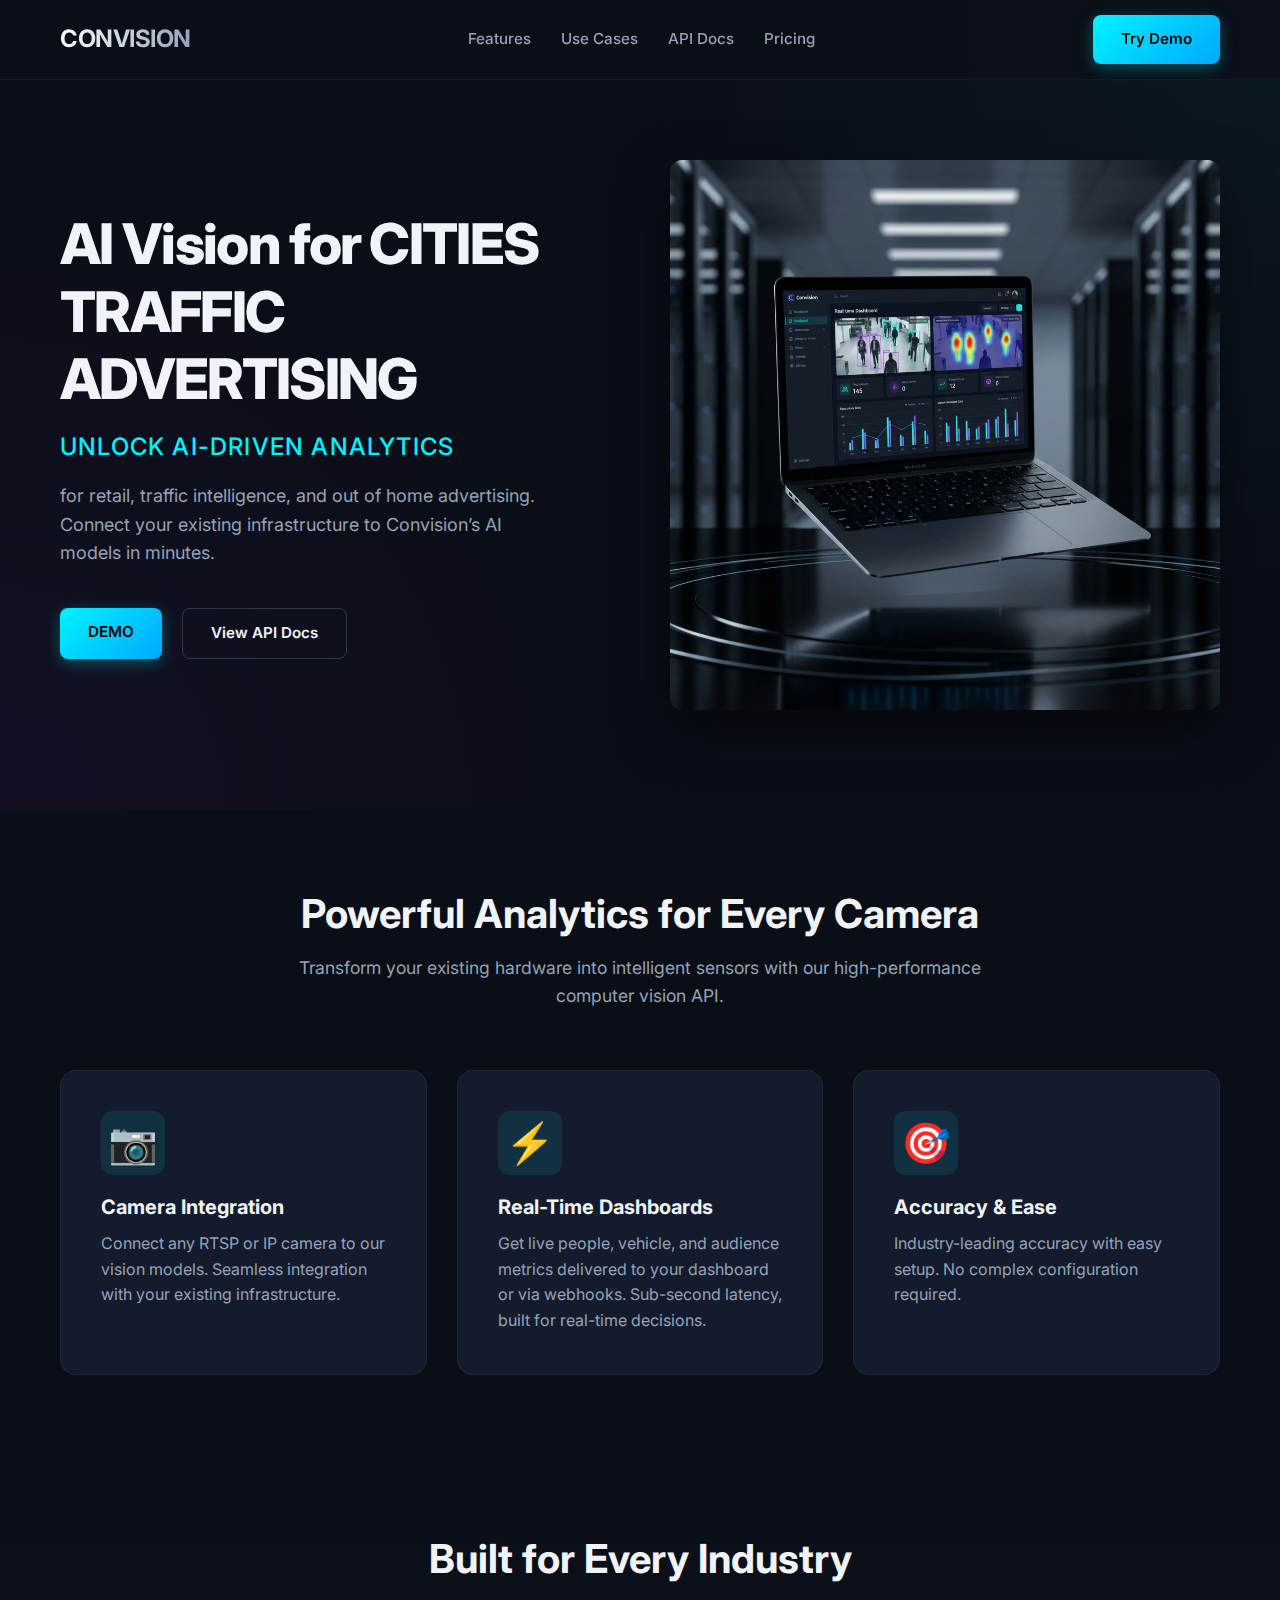
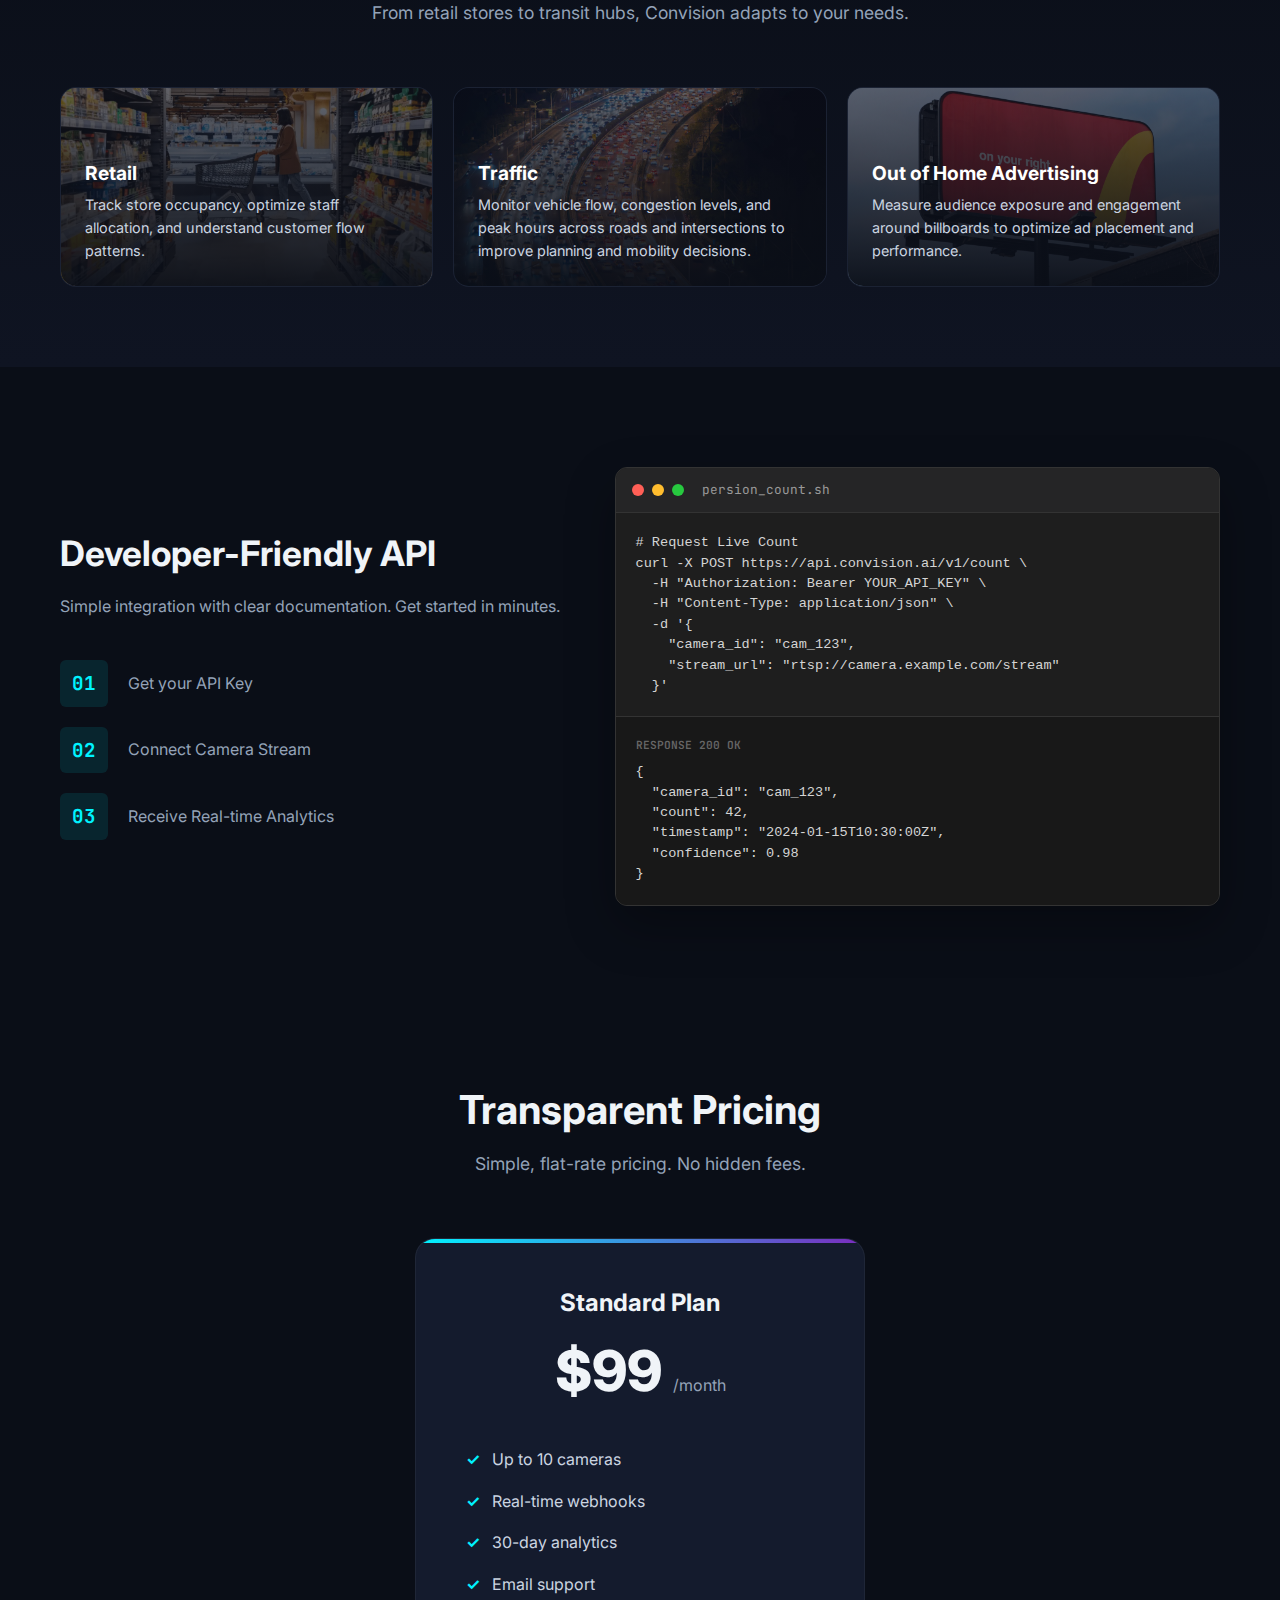
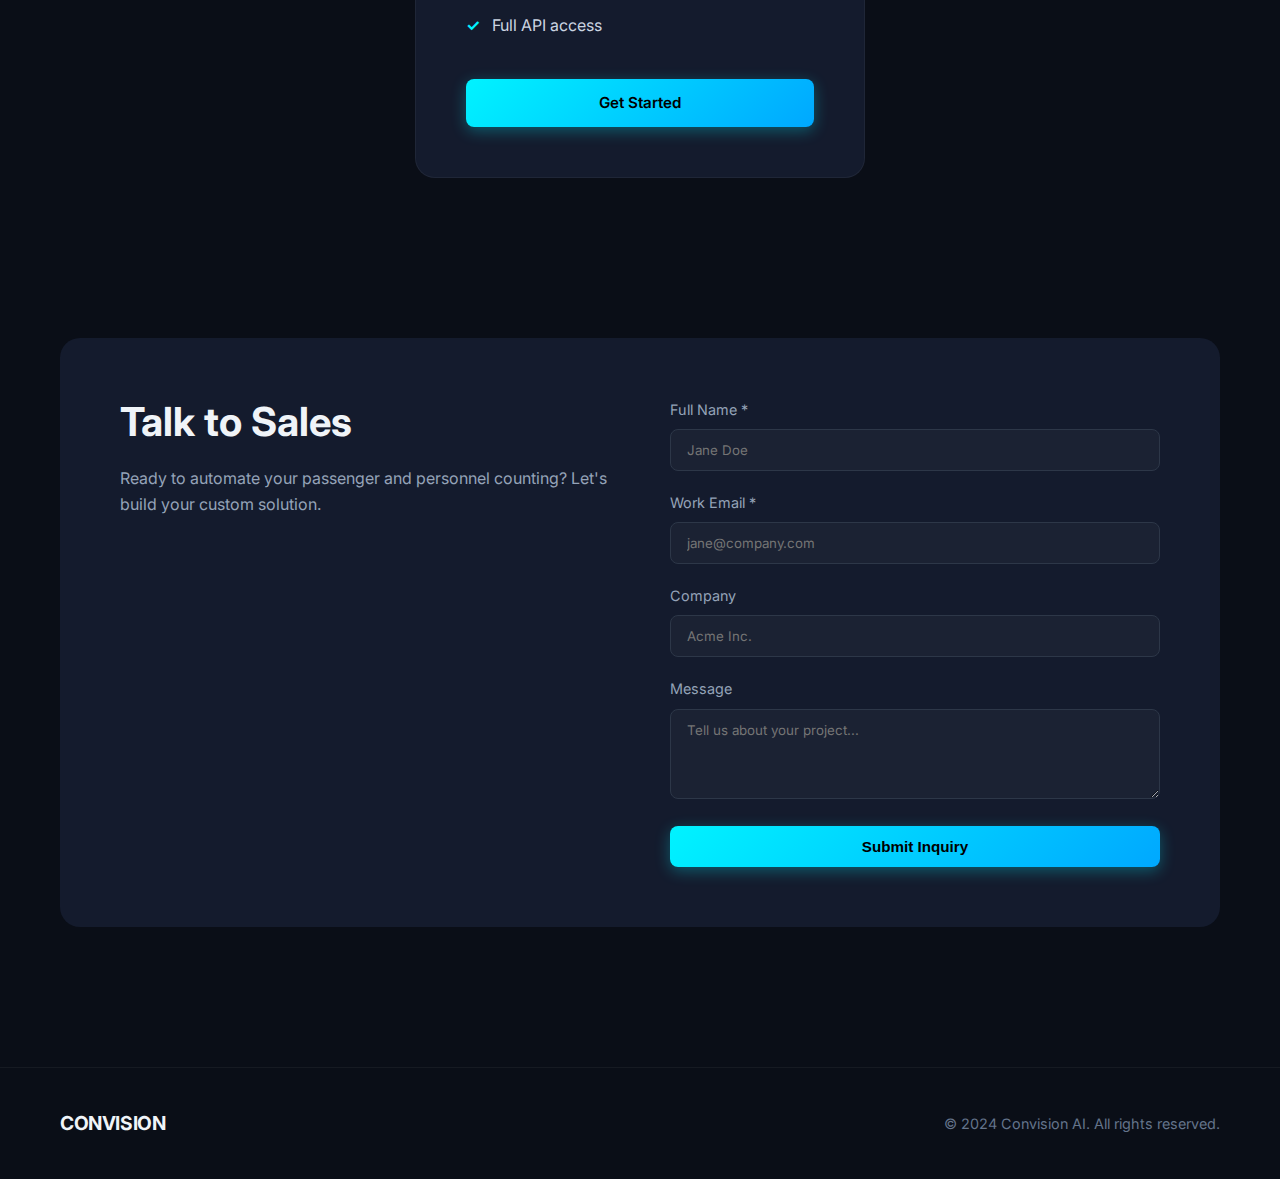
<file: index.html>
<!DOCTYPE html>
<html lang="en">
<head>
    <meta charset="UTF-8">
    <meta name="viewport" content="width=device-width, initial-scale=1.0">
    <title>Convision - API-First Computer Vision</title>
    <meta name="description" content="Replace manual logs with AI-driven analytics. Connect your existing infrastructure to Convision's AI models.">
    <link rel="icon" type="image/avif" href="convision-favicon.avif">
    
    <!-- Social Media Tags -->
    <meta property="og:type" content="website">
    <meta property="og:title" content="Convision - API-First Computer Vision">
    <meta property="og:description" content="Replace manual logs with AI-driven analytics. Connect your existing infrastructure to Convision's AI models.">
    <meta property="og:image" content="social-media-preview.png">
    
    <meta name="twitter:card" content="summary_large_image">
    <meta name="twitter:title" content="Convision - API-First Computer Vision">
    <meta name="twitter:description" content="Replace manual logs with AI-driven analytics. Connect your existing infrastructure to Convision's AI models.">
    <meta name="twitter:image" content="social-media-preview.png">

    <link rel="stylesheet" href="styles.css">
    <link rel="preconnect" href="https://fonts.googleapis.com">
    <link rel="preconnect" href="https://fonts.gstatic.com" crossorigin>
    <link href="https://fonts.googleapis.com/css2?family=Inter:wght@300;400;500;600;700&family=JetBrains+Mono:wght@400;500&display=swap" rel="stylesheet">
</head>
<body>

    <header class="navbar">
        <div class="container">
            <a href="#" class="logo">CONVISION</a>
            <nav class="nav-links">
                <a href="#features">Features</a>
                <a href="#use-cases">Use Cases</a>
                <a href="#api">API Docs</a>
                <a href="#pricing">Pricing</a>
            </nav>
            <a href="https://sistem-tracker-t.web.app/" class="btn btn-primary">Try Demo</a>
            <button class="mobile-menu-btn" aria-label="Toggle Menu">
                <span></span>
                <span></span>
            </button>
        </div>
    </header>

    <main>
        <section class="hero">
            <div class="container hero-container">
                <div class="hero-content">
                    <h1 class="hero-title">
                        AI Vision for
                        <span class="rotating-words">
                            <span>CITIES</span>
                            <span>TRAFFIC</span>
                            <span>ADVERTISING</span>
                        </span>
                    </h1>
                    <h2>Unlock AI-driven analytics</h2>
                    <p>for retail, traffic intelligence, and out of home advertising. Connect your existing infrastructure to Convision’s AI models in minutes.</p>
                    <div class="hero-actions">
                        <a href="https://sistem-tracker-t.web.app/mobile_camera.html" class="btn btn-primary">DEMO</a>
                        <a href="#api" class="btn btn-secondary">View API Docs</a>
                    </div>
                </div>
                <div class="hero-visual">
                    <img src="hero.png" alt="MacBook Air displaying Convision Smart Sensor Mode interface">
                    <div class="glow-effect"></div>
                </div>
            </div>
        </section>

        <section id="features" class="features">
            <div class="container">
                <div class="section-header">
                    <h3>Powerful Analytics for Every Camera</h3>
                    <p>Transform your existing hardware into intelligent sensors with our high-performance computer vision API.</p>
                </div>
                <div class="features-grid">
                    <div class="feature-card">
                        <div class="icon">📷</div>
                        <h4>Camera Integration</h4>
                        <p>Connect any RTSP or IP camera to our vision models. Seamless integration with your existing infrastructure.</p>
                    </div>
                    <div class="feature-card">
                        <div class="icon">⚡</div>
                        <h4>Real-Time Dashboards</h4>
                        <p>Get live people, vehicle, and audience metrics delivered to your dashboard or via webhooks.
Sub-second latency, built for real-time decisions.</p>
                    </div>
                    <div class="feature-card">
                        <div class="icon">🎯</div>
                        <h4>Accuracy & Ease</h4>
                        <p>Industry-leading accuracy with easy setup. No complex configuration required.</p>
                    </div>
                </div>
            </div>
        </section>

        <section id="use-cases" class="use-cases">
            <div class="container">
                <div class="section-header">
                    <h3>Built for Every Industry</h3>
                    <p>From retail stores to transit hubs, Convision adapts to your needs.</p>
                </div>
                <div class="use-cases-grid">
                    <div class="use-case-item">
                        <img src="retail.webp" alt="Retail Store Analysis" class="use-case-bg">
                        <div class="use-case-content">
                            <h4>Retail</h4>
                            <p>Track store occupancy, optimize staff allocation, and understand customer flow patterns.</p>
                        </div>
                    </div>
                    <div class="use-case-item">
                        <img src="traffic.jpg" alt="Traffic Analysis" class="use-case-bg">
                        <div class="use-case-content">
                            <h4>Traffic</h4>
                            <p>Monitor vehicle flow, congestion levels, and peak hours across roads and intersections to improve planning and mobility decisions.</p>
                        </div>
                    </div>
                    <div class="use-case-item">
                        <img src="ad.webp" alt="Out of Home Advertising" class="use-case-bg">
                        <div class="use-case-content">
                            <h4>Out of Home Advertising</h4>
                            <p>Measure audience exposure and engagement around billboards to optimize ad placement and performance.</p>
                        </div>
                    </div>
                </div>
            </div>
        </section>

        <section id="api" class="api-section">
            <div class="container">
                <div class="api-layout">
                    <div class="api-info">
                        <h3>Developer-Friendly API</h3>
                        <p>Simple integration with clear documentation. Get started in minutes.</p>
                        <div class="api-steps">
                            <div class="step">
                                <span class="step-num">01</span>
                                <p>Get your API Key</p>
                            </div>
                            <div class="step">
                                <span class="step-num">02</span>
                                <p>Connect Camera Stream</p>
                            </div>
                            <div class="step">
                                <span class="step-num">03</span>
                                <p>Receive Real-time Analytics</p>
                            </div>
                        </div>
                    </div>
                    <div class="api-code-window">
                        <div class="window-header">
                            <span class="dot red"></span>
                            <span class="dot yellow"></span>
                            <span class="dot green"></span>
                            <span class="filename">persion_count.sh</span>
                        </div>
                        <div class="code-content">
<pre><code class="language-bash"><span class="comment"># Request Live Count</span>
curl -X POST https://api.convision.ai/v1/count \
  -H "Authorization: Bearer YOUR_API_KEY" \
  -H "Content-Type: application/json" \
  -d '{
    "camera_id": "cam_123",
    "stream_url": "rtsp://camera.example.com/stream"
  }'</code></pre>
                        </div>
                        <div class="response-content">
                            <div class="response-label">Response 200 OK</div>
<pre><code class="language-json">{
  "camera_id": "cam_123",
  "count": 42,
  "timestamp": "2024-01-15T10:30:00Z",
  "confidence": 0.98
}</code></pre>
                        </div>
                    </div>
                </div>
            </div>
        </section>

        <section id="pricing" class="pricing">
            <div class="container">
                <div class="section-header">
                    <h3>Transparent Pricing</h3>
                    <p>Simple, flat-rate pricing. No hidden fees.</p>
                </div>
                <div class="pricing-card">
                    <div class="pricing-header">
                        <h4>Standard Plan</h4>
                        <div class="price">$99 <span class="period">/month</span></div>
                    </div>
                    <ul class="pricing-features">
                        <li><span>✓</span> Up to 10 cameras</li>
                        <li><span>✓</span> Real-time webhooks</li>
                        <li><span>✓</span> 30-day analytics</li>
                        <li><span>✓</span> Email support</li>
                        <li><span>✓</span> Full API access</li>
                    </ul>
                    <a href="#contact" class="btn btn-primary full-width">Get Started</a>
                </div>
            </div>
        </section>

        <section id="contact" class="contact">
            <div class="container">
                <div class="contact-wrapper">
                    <div class="contact-info">
                        <h3>Talk to Sales</h3>
                        <p>Ready to automate your passenger and personnel counting? Let's build your custom solution.</p>
                    </div>
                    <form class="contact-form" id="contactForm">
                        <div class="form-group">
                            <label for="name">Full Name *</label>
                            <input type="text" id="name" required placeholder="Jane Doe">
                        </div>
                        <div class="form-group">
                            <label for="email">Work Email *</label>
                            <input type="email" id="email" required placeholder="jane@company.com">
                        </div>
                        <div class="form-group">
                            <label for="company">Company</label>
                            <input type="text" id="company" placeholder="Acme Inc.">
                        </div>
                        <div class="form-group">
                            <label for="message">Message</label>
                            <textarea id="message" rows="4" placeholder="Tell us about your project..."></textarea>
                        </div>
                        <button type="submit" class="btn btn-primary full-width">Submit Inquiry</button>
                    </form>
                </div>
            </div>
        </section>
    </main>

    <footer>
        <div class="container">
            <div class="footer-content">
                <div class="footer-logo">CONVISION</div>
                <div class="copyright">© 2024 Convision AI. All rights reserved.</div>
            </div>
        </div>
    </footer>

    <script src="script.js"></script>
</body>
</html>
</file>
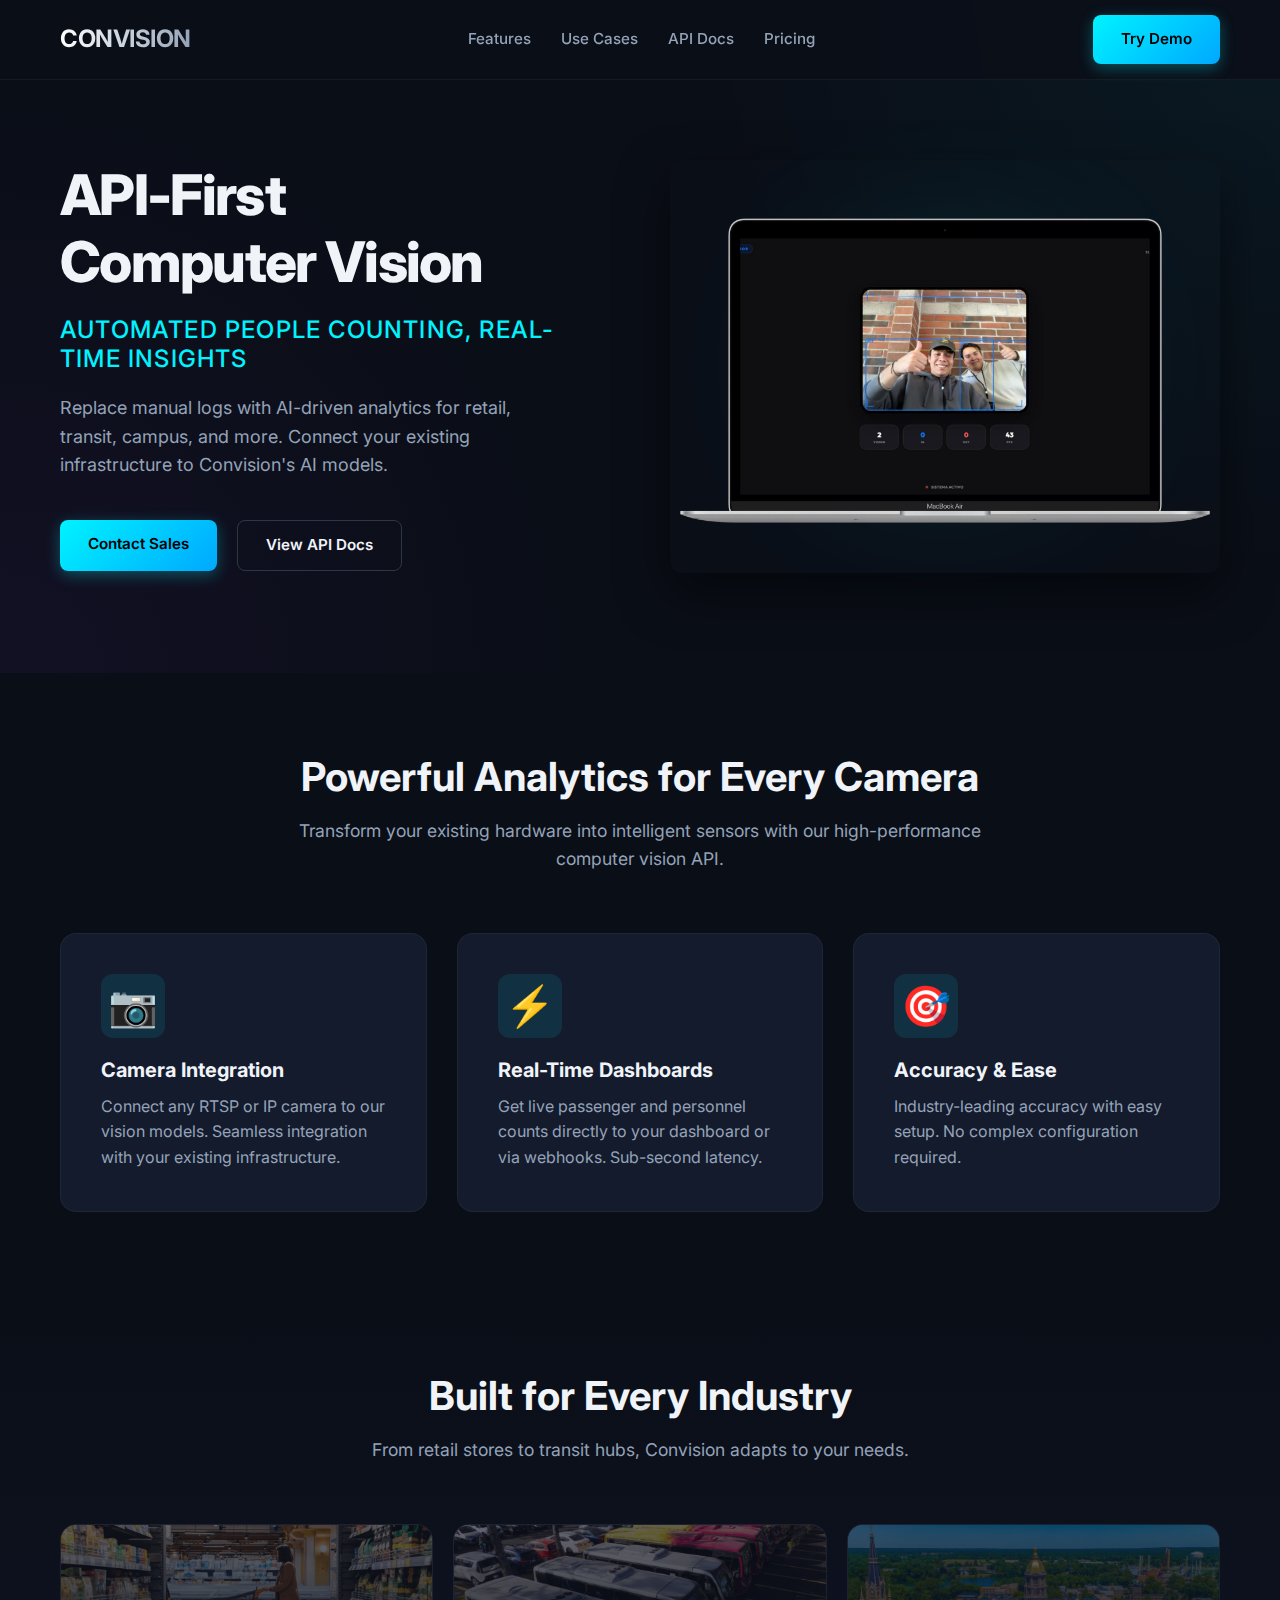
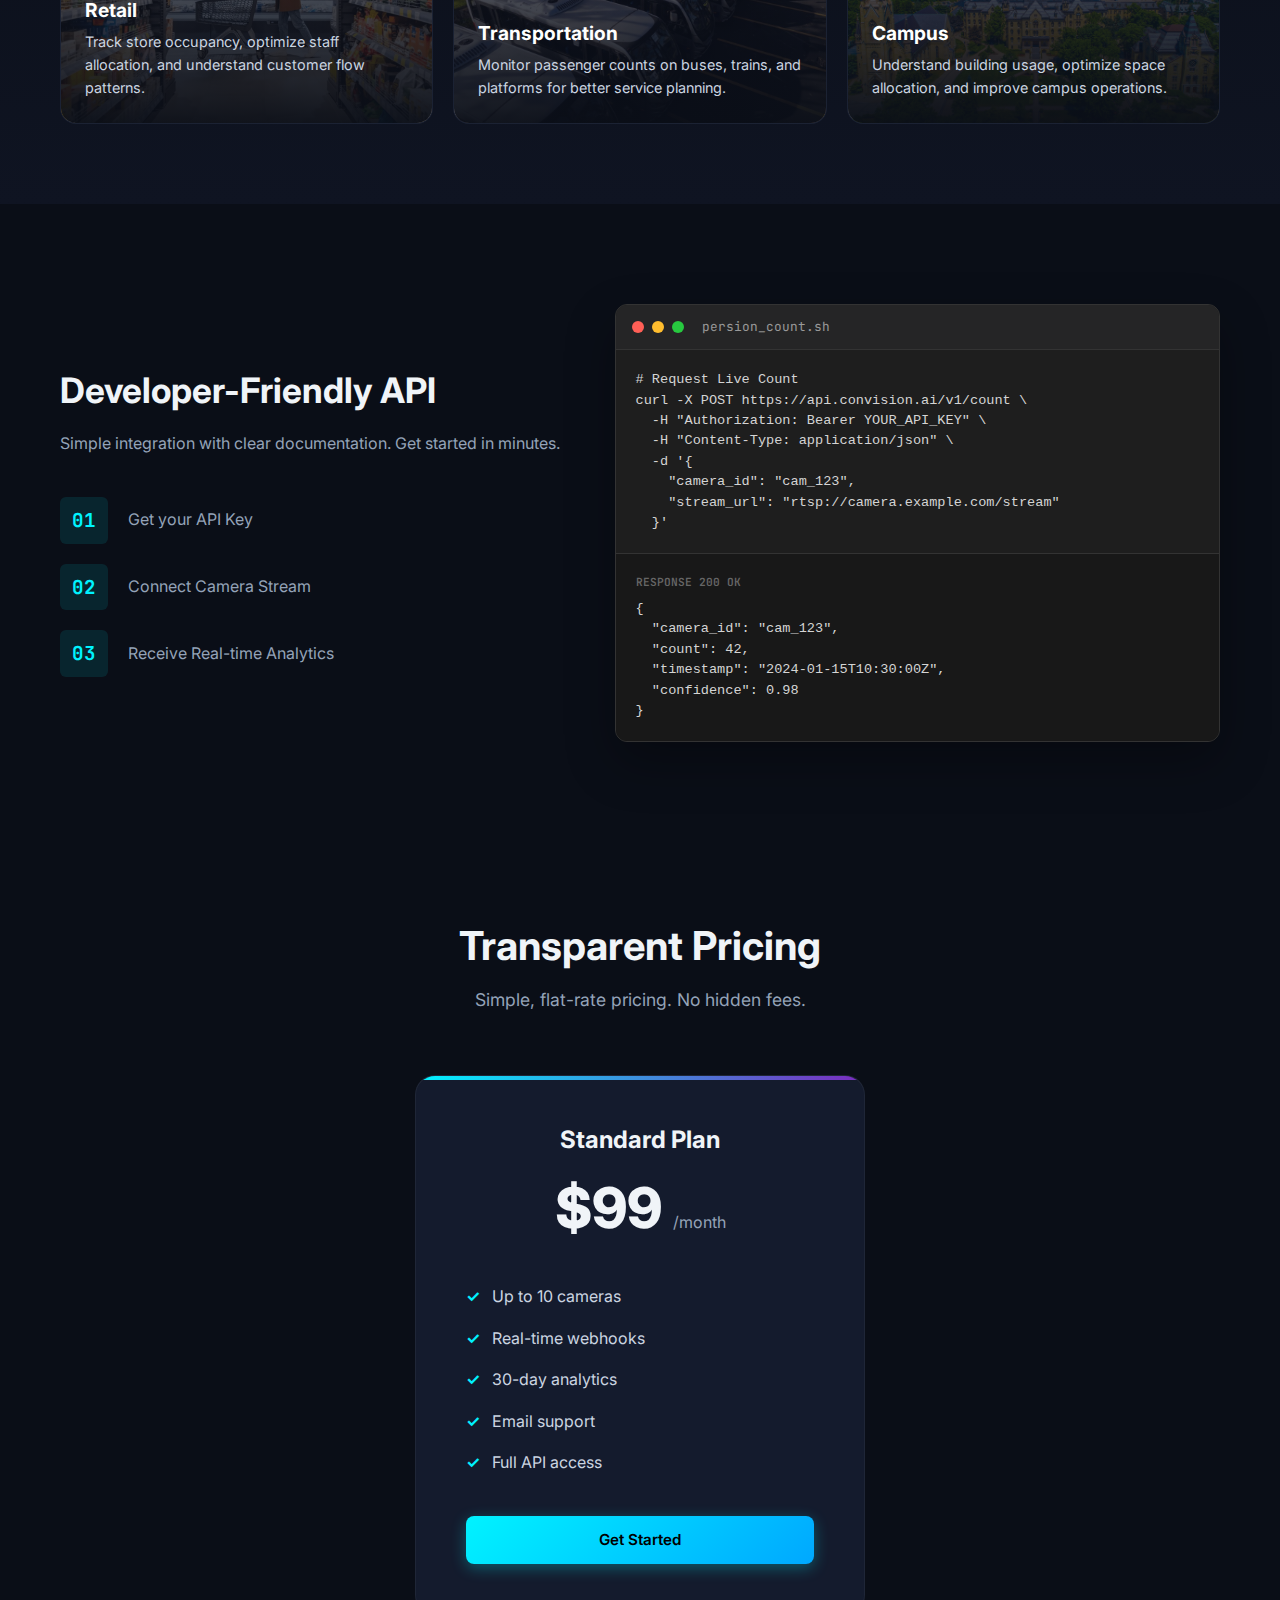
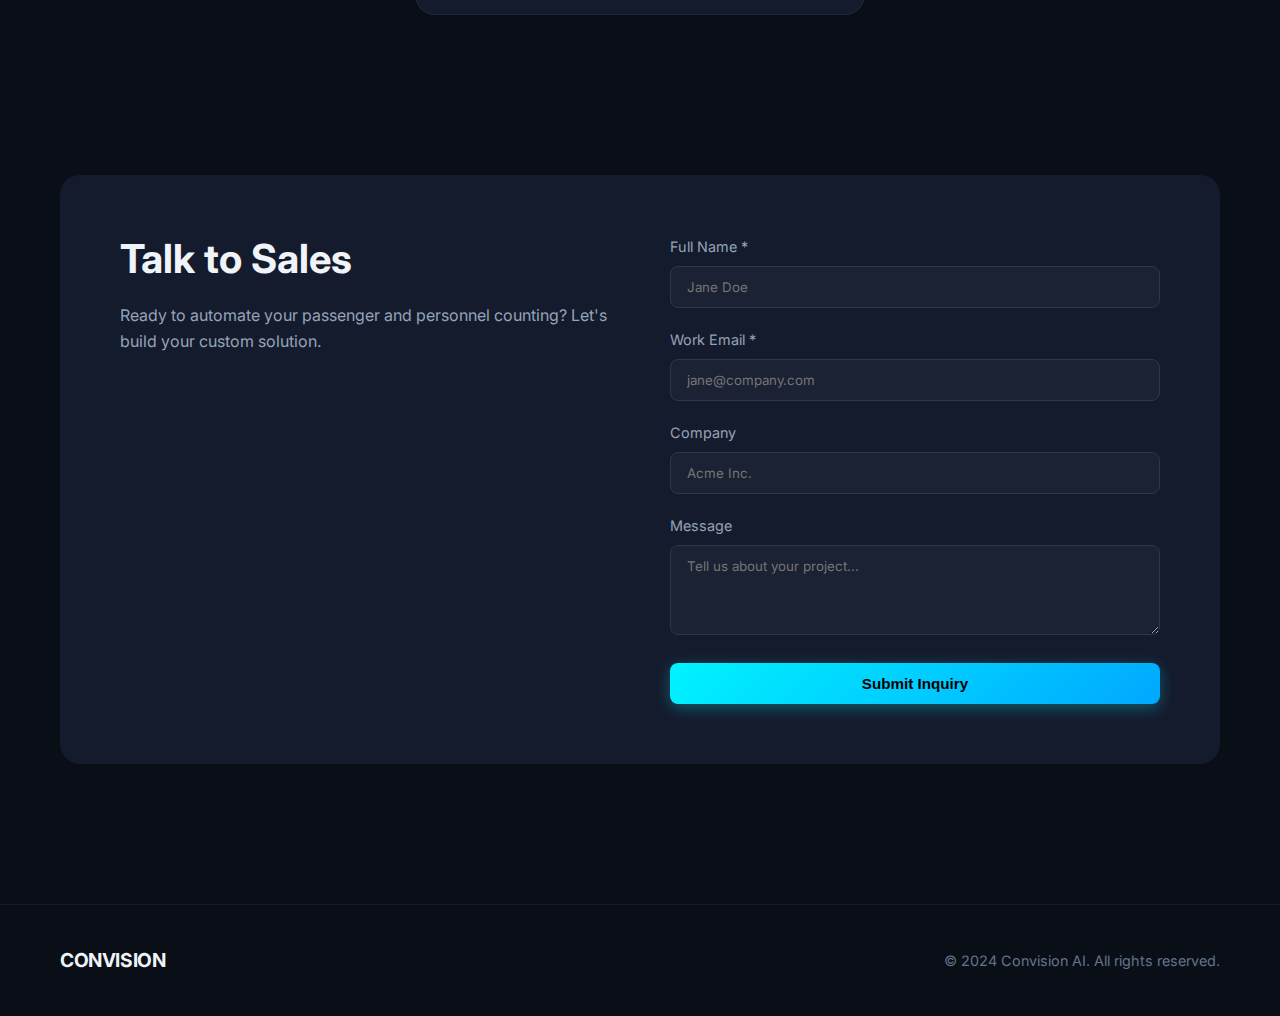
<file: convision/index.html>
<!DOCTYPE html>
<html lang="en">
<head>
    <meta charset="UTF-8">
    <meta name="viewport" content="width=device-width, initial-scale=1.0">
    <title>Convision - API-First Computer Vision</title>
    <meta name="description" content="Replace manual logs with AI-driven analytics. Connect your existing infrastructure to Convision's AI models.">
    <link rel="icon" type="image/avif" href="convision-favicon.avif">
    
    <!-- Social Media Tags -->
    <meta property="og:type" content="website">
    <meta property="og:title" content="Convision - API-First Computer Vision">
    <meta property="og:description" content="Replace manual logs with AI-driven analytics. Connect your existing infrastructure to Convision's AI models.">
    <meta property="og:image" content="social-media-preview.png">
    
    <meta name="twitter:card" content="summary_large_image">
    <meta name="twitter:title" content="Convision - API-First Computer Vision">
    <meta name="twitter:description" content="Replace manual logs with AI-driven analytics. Connect your existing infrastructure to Convision's AI models.">
    <meta name="twitter:image" content="social-media-preview.png">

    <link rel="stylesheet" href="styles.css">
    <link rel="preconnect" href="https://fonts.googleapis.com">
    <link rel="preconnect" href="https://fonts.gstatic.com" crossorigin>
    <link href="https://fonts.googleapis.com/css2?family=Inter:wght@300;400;500;600;700&family=JetBrains+Mono:wght@400;500&display=swap" rel="stylesheet">
</head>
<body>

    <header class="navbar">
        <div class="container">
            <a href="#" class="logo">CONVISION</a>
            <nav class="nav-links">
                <a href="#features">Features</a>
                <a href="#use-cases">Use Cases</a>
                <a href="#api">API Docs</a>
                <a href="#pricing">Pricing</a>
            </nav>
            <a href="https://sistem-tracker-t.web.app/mobile_camera.html" class="btn btn-primary">Try Demo</a>
            <button class="mobile-menu-btn" aria-label="Toggle Menu">
                <span></span>
                <span></span>
            </button>
        </div>
    </header>

    <main>
        <section class="hero">
            <div class="container hero-container">
                <div class="hero-content">
                    <h1>API-First <br>Computer Vision</h1>
                    <h2>Automated People Counting, Real-Time Insights</h2>
                    <p>Replace manual logs with AI-driven analytics for retail, transit, campus, and more. Connect your existing infrastructure to Convision's AI models.</p>
                    <div class="hero-actions">
                        <a href="#contact" class="btn btn-primary">Contact Sales</a>
                        <a href="#api" class="btn btn-secondary">View API Docs</a>
                    </div>
                </div>
                <div class="hero-visual">
                    <img src="hero.png" alt="MacBook Air displaying Convision Smart Sensor Mode interface">
                    <div class="glow-effect"></div>
                </div>
            </div>
        </section>

        <section id="features" class="features">
            <div class="container">
                <div class="section-header">
                    <h3>Powerful Analytics for Every Camera</h3>
                    <p>Transform your existing hardware into intelligent sensors with our high-performance computer vision API.</p>
                </div>
                <div class="features-grid">
                    <div class="feature-card">
                        <div class="icon">📷</div>
                        <h4>Camera Integration</h4>
                        <p>Connect any RTSP or IP camera to our vision models. Seamless integration with your existing infrastructure.</p>
                    </div>
                    <div class="feature-card">
                        <div class="icon">⚡</div>
                        <h4>Real-Time Dashboards</h4>
                        <p>Get live passenger and personnel counts directly to your dashboard or via webhooks. Sub-second latency.</p>
                    </div>
                    <div class="feature-card">
                        <div class="icon">🎯</div>
                        <h4>Accuracy & Ease</h4>
                        <p>Industry-leading accuracy with easy setup. No complex configuration required.</p>
                    </div>
                </div>
            </div>
        </section>

        <section id="use-cases" class="use-cases">
            <div class="container">
                <div class="section-header">
                    <h3>Built for Every Industry</h3>
                    <p>From retail stores to transit hubs, Convision adapts to your needs.</p>
                </div>
                <div class="use-cases-grid">
                    <div class="use-case-item">
                        <img src="retail.webp" alt="Retail Store Analysis" class="use-case-bg">
                        <div class="use-case-content">
                            <h4>Retail</h4>
                            <p>Track store occupancy, optimize staff allocation, and understand customer flow patterns.</p>
                        </div>
                    </div>
                    <div class="use-case-item">
                        <img src="transportation.png" alt="Transportation Analysis" class="use-case-bg">
                        <div class="use-case-content">
                            <h4>Transportation</h4>
                            <p>Monitor passenger counts on buses, trains, and platforms for better service planning.</p>
                        </div>
                    </div>
                    <div class="use-case-item">
                        <img src="campus.jpg" alt="Campus Analysis" class="use-case-bg">
                        <div class="use-case-content">
                            <h4>Campus</h4>
                            <p>Understand building usage, optimize space allocation, and improve campus operations.</p>
                        </div>
                    </div>
                </div>
            </div>
        </section>

        <section id="api" class="api-section">
            <div class="container">
                <div class="api-layout">
                    <div class="api-info">
                        <h3>Developer-Friendly API</h3>
                        <p>Simple integration with clear documentation. Get started in minutes.</p>
                        <div class="api-steps">
                            <div class="step">
                                <span class="step-num">01</span>
                                <p>Get your API Key</p>
                            </div>
                            <div class="step">
                                <span class="step-num">02</span>
                                <p>Connect Camera Stream</p>
                            </div>
                            <div class="step">
                                <span class="step-num">03</span>
                                <p>Receive Real-time Analytics</p>
                            </div>
                        </div>
                    </div>
                    <div class="api-code-window">
                        <div class="window-header">
                            <span class="dot red"></span>
                            <span class="dot yellow"></span>
                            <span class="dot green"></span>
                            <span class="filename">persion_count.sh</span>
                        </div>
                        <div class="code-content">
<pre><code class="language-bash"><span class="comment"># Request Live Count</span>
curl -X POST https://api.convision.ai/v1/count \
  -H "Authorization: Bearer YOUR_API_KEY" \
  -H "Content-Type: application/json" \
  -d '{
    "camera_id": "cam_123",
    "stream_url": "rtsp://camera.example.com/stream"
  }'</code></pre>
                        </div>
                        <div class="response-content">
                            <div class="response-label">Response 200 OK</div>
<pre><code class="language-json">{
  "camera_id": "cam_123",
  "count": 42,
  "timestamp": "2024-01-15T10:30:00Z",
  "confidence": 0.98
}</code></pre>
                        </div>
                    </div>
                </div>
            </div>
        </section>

        <section id="pricing" class="pricing">
            <div class="container">
                <div class="section-header">
                    <h3>Transparent Pricing</h3>
                    <p>Simple, flat-rate pricing. No hidden fees.</p>
                </div>
                <div class="pricing-card">
                    <div class="pricing-header">
                        <h4>Standard Plan</h4>
                        <div class="price">$99 <span class="period">/month</span></div>
                    </div>
                    <ul class="pricing-features">
                        <li><span>✓</span> Up to 10 cameras</li>
                        <li><span>✓</span> Real-time webhooks</li>
                        <li><span>✓</span> 30-day analytics</li>
                        <li><span>✓</span> Email support</li>
                        <li><span>✓</span> Full API access</li>
                    </ul>
                    <a href="#contact" class="btn btn-primary full-width">Get Started</a>
                </div>
            </div>
        </section>

        <section id="contact" class="contact">
            <div class="container">
                <div class="contact-wrapper">
                    <div class="contact-info">
                        <h3>Talk to Sales</h3>
                        <p>Ready to automate your passenger and personnel counting? Let's build your custom solution.</p>
                    </div>
                    <form class="contact-form" id="contactForm">
                        <div class="form-group">
                            <label for="name">Full Name *</label>
                            <input type="text" id="name" required placeholder="Jane Doe">
                        </div>
                        <div class="form-group">
                            <label for="email">Work Email *</label>
                            <input type="email" id="email" required placeholder="jane@company.com">
                        </div>
                        <div class="form-group">
                            <label for="company">Company</label>
                            <input type="text" id="company" placeholder="Acme Inc.">
                        </div>
                        <div class="form-group">
                            <label for="message">Message</label>
                            <textarea id="message" rows="4" placeholder="Tell us about your project..."></textarea>
                        </div>
                        <button type="submit" class="btn btn-primary full-width">Submit Inquiry</button>
                    </form>
                </div>
            </div>
        </section>
    </main>

    <footer>
        <div class="container">
            <div class="footer-content">
                <div class="footer-logo">CONVISION</div>
                <div class="copyright">© 2024 Convision AI. All rights reserved.</div>
            </div>
        </div>
    </footer>

    <script src="script.js"></script>
</body>
</html>
</file>
<file: styles.css>
/* Modern Reset */
:root {
    --bg-dark: #0a0e17; /* Deep slate black */
    --bg-card: #141b2d;
    --text-primary: #f0f4f8;
    --text-secondary: #94a3b8;
    --accent-primary: #00f3ff; /* Neon Cyan */
    --accent-secondary: #7b2cbf; /* Deep Purple */
    --accent-glow: rgba(0, 243, 255, 0.5);
    --border-color: #2d3748;
    
    --font-heading: 'Inter', sans-serif;
    --font-body: 'Inter', sans-serif;
    --font-mono: 'JetBrains Mono', monospace;

    --container-width: 1200px;
    --header-height: 80px;
}

* {
    margin: 0;
    padding: 0;
    box-sizing: border-box;
}

body {
    background-color: var(--bg-dark);
    color: var(--text-primary);
    font-family: var(--font-body);
    line-height: 1.6;
    overflow-x: hidden;
    -webkit-font-smoothing: antialiased;
}

ul { list-style: none; }
a { text-decoration: none; color: inherit; transition: 0.3s; }
img { max-width: 100%; display: block; }

/* Utilities */
.container {
    max-width: var(--container-width);
    margin: 0 auto;
    padding: 0 20px;
}

.btn {
    display: inline-block;
    padding: 12px 28px;
    border-radius: 8px;
    font-weight: 600;
    font-size: 0.95rem;
    cursor: pointer;
    transition: all 0.3s ease;
}

.btn-primary {
    background: linear-gradient(135deg, var(--accent-primary), #00a8ff);
    color: #000;
    border: none;
    box-shadow: 0 4px 15px rgba(0, 243, 255, 0.3);
}

.btn-primary:hover {
    transform: translateY(-2px);
    box-shadow: 0 6px 20px rgba(0, 243, 255, 0.5);
}

.btn-secondary {
    background: transparent;
    color: var(--text-primary);
    border: 1px solid var(--border-color);
}

.btn-secondary:hover {
    border-color: var(--accent-primary);
    color: var(--accent-primary);
}

.full-width {
    width: 100%;
    text-align: center;
}

/* Typography */
h1, h2, h3, h4, h5 {
    font-family: var(--font-heading);
    color: var(--text-primary);
    line-height: 1.2;
}

p {
    color: var(--text-secondary);
}

/* Header */
.navbar {
    position: fixed;
    top: 0;
    left: 0;
    width: 100%;
    height: var(--header-height);
    background: rgba(10, 14, 23, 0.85);
    backdrop-filter: blur(12px);
    z-index: 1000;
    border-bottom: 1px solid rgba(255, 255, 255, 0.05);
}

.navbar .container {
    display: flex;
    align-items: center;
    justify-content: space-between;
    height: 100%;
}

.logo {
    font-size: 1.5rem;
    font-weight: 700;
    letter-spacing: -0.02em;
    background: linear-gradient(to right, #fff, var(--text-secondary));
    -webkit-background-clip: text;
    -webkit-text-fill-color: transparent;
}

.nav-links {
    display: flex;
    gap: 30px;
}

.nav-links a {
    font-size: 0.95rem;
    color: var(--text-secondary);
    font-weight: 500;
}

.nav-links a:hover {
    color: var(--accent-primary);
}

.mobile-menu-btn {
    display: none;
    background: none;
    border: none;
    cursor: pointer;
    width: 30px;
    height: 20px;
    position: relative;
}

.mobile-menu-btn span {
    display: block;
    width: 100%;
    height: 2px;
    background-color: var(--text-primary);
    position: absolute;
    left: 0;
    transition: 0.3s;
}

.mobile-menu-btn span:first-child { top: 0; }
.mobile-menu-btn span:last-child { bottom: 0; }

/* Hero Section */
.hero {
    padding-top: calc(var(--header-height) + 80px);
    padding-bottom: 100px;
    background: radial-gradient(circle at top right, rgba(0, 243, 255, 0.05), transparent 40%),
                radial-gradient(circle at bottom left, rgba(123, 44, 191, 0.08), transparent 40%);
}

.hero-container {
    display: flex;
    align-items: center;
    justify-content: space-between;
    gap: 60px;
}

.hero-content {
    flex: 1;
    max-width: 550px;
}

.hero h1 {
    font-size: 3.5rem;
    font-weight: 800;
    margin-bottom: 20px;
    letter-spacing: -0.03em;
}

.hero h2 {
    font-size: 1.5rem;
    font-weight: 500;
    color: var(--accent-primary);
    margin-bottom: 20px;
    text-transform: uppercase;
    letter-spacing: 0.05em;
}

.hero p {
    font-size: 1.125rem;
    margin-bottom: 40px;
    max-width: 480px;
}

.hero-actions {
    display: flex;
    gap: 20px;
}

.hero-visual {
    flex: 1;
    position: relative;
    max-width: 600px;
}

.hero-visual img {
    width: 100%;
    border-radius: 12px;
    box-shadow: 0 20px 50px rgba(0, 0, 0, 0.5);
    position: relative;
    z-index: 2;
    animation: float 6s ease-in-out infinite;
}

.glow-effect {
    position: absolute;
    top: 50%;
    left: 50%;
    transform: translate(-50%, -50%);
    width: 80%;
    height: 60%;
    background: radial-gradient(circle, var(--accent-primary), transparent 70%);
    filter: blur(80px);
    opacity: 0.2;
    z-index: 1;
}

@keyframes float {
    0%, 100% { transform: translateY(0); }
    50% { transform: translateY(-20px); }
}

/* Sections General */
section {
    padding: 80px 0;
}

.section-header {
    text-align: center;
    max-width: 700px;
    margin: 0 auto 60px;
}

.section-header h3 {
    font-size: 2.5rem;
    font-weight: 700;
    margin-bottom: 16px;
}

.section-header p {
    font-size: 1.1rem;
}

/* Features */
.features-grid {
    display: grid;
    grid-template-columns: repeat(auto-fit, minmax(300px, 1fr));
    gap: 30px;
}

.feature-card {
    background: var(--bg-card);
    padding: 40px;
    border-radius: 16px;
    border: 1px solid rgba(255, 255, 255, 0.05);
    transition: 0.3s;
}

.feature-card:hover {
    transform: translateY(-5px);
    border-color: var(--accent-primary);
    box-shadow: 0 10px 30px rgba(0, 0, 0, 0.2);
}

.feature-card .icon {
    font-size: 2.5rem;
    margin-bottom: 20px;
    background: rgba(0, 243, 255, 0.1);
    width: 64px;
    height: 64px;
    display: flex;
    align-items: center;
    justify-content: center;
    border-radius: 12px;
}

.feature-card h4 {
    font-size: 1.25rem;
    margin-bottom: 12px;
}

/* Use Cases */
.use-cases {
    background: linear-gradient(180deg, var(--bg-dark), #0f1422);
}

.use-cases-grid {
    display: grid;
    grid-template-columns: repeat(3, 1fr);
    gap: 20px;
}

.use-case-item {
    background: var(--bg-card);
    height: 200px;
    border-radius: 16px;
    display: flex;
    align-items: flex-end;
    overflow: hidden;
    position: relative;
    border: 1px solid rgba(255, 255, 255, 0.03);
}

/* Background image styles */
.use-case-bg {
    position: absolute;
    top: 0;
    left: 0;
    width: 100%;
    height: 100%;
    object-fit: cover;
    z-index: 0;
    transition: transform 0.5s ease;
    opacity: 0.6; /* Slight transparency to blend with background if needed, or remove if images are pre-darkened */
}

.use-case-item:hover .use-case-bg {
    transform: scale(1.05);
    opacity: 0.8;
}

.use-case-content {
    padding: 24px;
    width: 100%;
    background: linear-gradient(to top, rgba(10, 14, 23, 0.95), rgba(10, 14, 23, 0.4));
    position: relative;
    z-index: 1;
    height: 100%;
    display: flex;
    flex-direction: column;
    justify-content: flex-end;
}

.use-case-content h4 {
    color: #fff;
    margin-bottom: 8px;
    font-size: 1.2rem;
}

.use-case-content p {
    font-size: 0.9rem;
    color: #cbd5e1;
}

/* API Section */
.api-section {
    padding: 100px 0;
}

.api-layout {
    display: grid;
    grid-template-columns: 1fr 1.2fr;
    gap: 50px;
    align-items: center;
}

.api-info h3 {
    font-size: 2.2rem;
    margin-bottom: 20px;
}

.api-steps {
    margin-top: 40px;
    display: flex;
    flex-direction: column;
    gap: 20px;
}

.step {
    display: flex;
    align-items: center;
    gap: 20px;
}

.step-num {
    font-family: var(--font-mono);
    color: var(--accent-primary);
    font-weight: 700;
    font-size: 1.2rem;
    background: rgba(0, 243, 255, 0.1);
    padding: 8px 12px;
    border-radius: 6px;
}

.api-code-window {
    background: #1e1e1e; /* Classic dark code theme bg */
    border-radius: 12px;
    box-shadow: 0 20px 50px rgba(0,0,0,0.3);
    overflow: hidden;
    font-family: var(--font-mono);
    border: 1px solid #333;
}

.window-header {
    background: #252526;
    padding: 12px 16px;
    display: flex;
    align-items: center;
    gap: 8px;
    border-bottom: 1px solid #333;
}

.dot {
    width: 12px;
    height: 12px;
    border-radius: 50%;
}
.red { background: #ff5f56; }
.yellow { background: #ffbd2e; }
.green { background: #27c93f; }

.filename {
    margin-left: 10px;
    color: #999;
    font-size: 0.8rem;
}

.code-content, .response-content {
    padding: 20px;
    color: #d4d4d4;
    font-size: 0.85rem;
    line-height: 1.5;
    overflow-x: auto;
}

.response-content {
    border-top: 1px solid #333;
    background: #181818;
}

.response-label {
    text-transform: uppercase;
    font-size: 0.7rem;
    color: #666;
    margin-bottom: 8px;
    font-weight: 600;
}

pre { margin: 0; }
code { font-family: inherit; }

/* Pricing */
.pricing-card {
    background: var(--bg-card);
    max-width: 450px;
    margin: 0 auto;
    padding: 50px;
    border-radius: 20px;
    text-align: center;
    border: 1px solid rgba(255, 255, 255, 0.05);
    position: relative;
    overflow: hidden;
}

.pricing-card::before {
    content: '';
    position: absolute;
    top: 0;
    left: 0;
    right: 0;
    height: 4px;
    background: linear-gradient(90deg, var(--accent-primary), var(--accent-secondary));
}

.pricing-header {
    margin-bottom: 30px;
}

.pricing-header h4 {
    font-size: 1.5rem;
    margin-bottom: 10px;
}

.pricing-header .price {
    font-size: 3.5rem;
    font-weight: 800;
    color: var(--text-primary);
}

.pricing-header .period {
    font-size: 1rem;
    color: var(--text-secondary);
    font-weight: 400;
}

.pricing-features {
    text-align: left;
    margin-bottom: 40px;
}

.pricing-features li {
    margin-bottom: 16px;
    color: #cbd5e1;
    display: flex;
    align-items: center;
    gap: 12px;
}

.pricing-features li span {
    color: var(--accent-primary);
    font-weight: bold;
}

/* Contact */
.contact-wrapper {
    background: var(--bg-card);
    border-radius: 20px;
    padding: 60px;
    display: grid;
    grid-template-columns: 1fr 1fr;
    gap: 60px;
}

.contact-info h3 {
    font-size: 2.5rem;
    margin-bottom: 20px;
}

.contact-form .form-group {
    margin-bottom: 20px;
}

.contact-form label {
    display: block;
    margin-bottom: 8px;
    font-size: 0.9rem;
    color: var(--text-secondary);
}

.contact-form input, 
.contact-form textarea {
    width: 100%;
    padding: 12px 16px;
    background: rgba(255, 255, 255, 0.03);
    border: 1px solid var(--border-color);
    border-radius: 8px;
    color: #fff;
    font-family: inherit;
    transition: 0.3s;
}

.contact-form input:focus, 
.contact-form textarea:focus {
    outline: none;
    border-color: var(--accent-primary);
    background: rgba(255, 255, 255, 0.06);
}

/* Footer */
footer {
    border-top: 1px solid rgba(255, 255, 255, 0.05);
    padding: 40px 0;
    margin-top: 60px;
}

.footer-content {
    display: flex;
    justify-content: space-between;
    align-items: center;
}

.footer-logo {
    font-weight: 700;
    font-size: 1.2rem;
    letter-spacing: -0.02em;
}

.copyright {
    color: #64748b;
    font-size: 0.9rem;
}

/* Responsive */
@media (max-width: 900px) {
    .hero-container {
        flex-direction: column;
        text-align: center;
        gap: 40px;
    }

    .hero-content {
        max-width: 100%;
    }

    .hero-actions {
        justify-content: center;
    }

    .use-cases-grid {
        grid-template-columns: 1fr;
    }

    .api-layout {
        grid-template-columns: 1fr;
    }

    .contact-wrapper {
        grid-template-columns: 1fr;
        padding: 30px;
    }
}

@media (max-width: 768px) {
    .nav-links {
        display: none; /* Add mobile menu JS toggle later */
    }
    .hero h1 {
        font-size: 2.5rem;
    }
    .mobile-menu-btn {
        display: block;
    }
}
</file>
<file: convision/styles.css>
/* Modern Reset */
:root {
    --bg-dark: #0a0e17; /* Deep slate black */
    --bg-card: #141b2d;
    --text-primary: #f0f4f8;
    --text-secondary: #94a3b8;
    --accent-primary: #00f3ff; /* Neon Cyan */
    --accent-secondary: #7b2cbf; /* Deep Purple */
    --accent-glow: rgba(0, 243, 255, 0.5);
    --border-color: #2d3748;
    
    --font-heading: 'Inter', sans-serif;
    --font-body: 'Inter', sans-serif;
    --font-mono: 'JetBrains Mono', monospace;

    --container-width: 1200px;
    --header-height: 80px;
}

* {
    margin: 0;
    padding: 0;
    box-sizing: border-box;
}

body {
    background-color: var(--bg-dark);
    color: var(--text-primary);
    font-family: var(--font-body);
    line-height: 1.6;
    overflow-x: hidden;
    -webkit-font-smoothing: antialiased;
}

ul { list-style: none; }
a { text-decoration: none; color: inherit; transition: 0.3s; }
img { max-width: 100%; display: block; }

/* Utilities */
.container {
    max-width: var(--container-width);
    margin: 0 auto;
    padding: 0 20px;
}

.btn {
    display: inline-block;
    padding: 12px 28px;
    border-radius: 8px;
    font-weight: 600;
    font-size: 0.95rem;
    cursor: pointer;
    transition: all 0.3s ease;
}

.btn-primary {
    background: linear-gradient(135deg, var(--accent-primary), #00a8ff);
    color: #000;
    border: none;
    box-shadow: 0 4px 15px rgba(0, 243, 255, 0.3);
}

.btn-primary:hover {
    transform: translateY(-2px);
    box-shadow: 0 6px 20px rgba(0, 243, 255, 0.5);
}

.btn-secondary {
    background: transparent;
    color: var(--text-primary);
    border: 1px solid var(--border-color);
}

.btn-secondary:hover {
    border-color: var(--accent-primary);
    color: var(--accent-primary);
}

.full-width {
    width: 100%;
    text-align: center;
}

/* Typography */
h1, h2, h3, h4, h5 {
    font-family: var(--font-heading);
    color: var(--text-primary);
    line-height: 1.2;
}

p {
    color: var(--text-secondary);
}

/* Header */
.navbar {
    position: fixed;
    top: 0;
    left: 0;
    width: 100%;
    height: var(--header-height);
    background: rgba(10, 14, 23, 0.85);
    backdrop-filter: blur(12px);
    z-index: 1000;
    border-bottom: 1px solid rgba(255, 255, 255, 0.05);
}

.navbar .container {
    display: flex;
    align-items: center;
    justify-content: space-between;
    height: 100%;
}

.logo {
    font-size: 1.5rem;
    font-weight: 700;
    letter-spacing: -0.02em;
    background: linear-gradient(to right, #fff, var(--text-secondary));
    -webkit-background-clip: text;
    -webkit-text-fill-color: transparent;
}

.nav-links {
    display: flex;
    gap: 30px;
}

.nav-links a {
    font-size: 0.95rem;
    color: var(--text-secondary);
    font-weight: 500;
}

.nav-links a:hover {
    color: var(--accent-primary);
}

.mobile-menu-btn {
    display: none;
    background: none;
    border: none;
    cursor: pointer;
    width: 30px;
    height: 20px;
    position: relative;
}

.mobile-menu-btn span {
    display: block;
    width: 100%;
    height: 2px;
    background-color: var(--text-primary);
    position: absolute;
    left: 0;
    transition: 0.3s;
}

.mobile-menu-btn span:first-child { top: 0; }
.mobile-menu-btn span:last-child { bottom: 0; }

/* Hero Section */
.hero {
    padding-top: calc(var(--header-height) + 80px);
    padding-bottom: 100px;
    background: radial-gradient(circle at top right, rgba(0, 243, 255, 0.05), transparent 40%),
                radial-gradient(circle at bottom left, rgba(123, 44, 191, 0.08), transparent 40%);
}

.hero-container {
    display: flex;
    align-items: center;
    justify-content: space-between;
    gap: 60px;
}

.hero-content {
    flex: 1;
    max-width: 550px;
}

.hero h1 {
    font-size: 3.5rem;
    font-weight: 800;
    margin-bottom: 20px;
    letter-spacing: -0.03em;
}

.hero h2 {
    font-size: 1.5rem;
    font-weight: 500;
    color: var(--accent-primary);
    margin-bottom: 20px;
    text-transform: uppercase;
    letter-spacing: 0.05em;
}

.hero p {
    font-size: 1.125rem;
    margin-bottom: 40px;
    max-width: 480px;
}

.hero-actions {
    display: flex;
    gap: 20px;
}

.hero-visual {
    flex: 1;
    position: relative;
    max-width: 600px;
}

.hero-visual img {
    width: 100%;
    border-radius: 12px;
    box-shadow: 0 20px 50px rgba(0, 0, 0, 0.5);
    position: relative;
    z-index: 2;
    animation: float 6s ease-in-out infinite;
}

.glow-effect {
    position: absolute;
    top: 50%;
    left: 50%;
    transform: translate(-50%, -50%);
    width: 80%;
    height: 60%;
    background: radial-gradient(circle, var(--accent-primary), transparent 70%);
    filter: blur(80px);
    opacity: 0.2;
    z-index: 1;
}

@keyframes float {
    0%, 100% { transform: translateY(0); }
    50% { transform: translateY(-20px); }
}

/* Sections General */
section {
    padding: 80px 0;
}

.section-header {
    text-align: center;
    max-width: 700px;
    margin: 0 auto 60px;
}

.section-header h3 {
    font-size: 2.5rem;
    font-weight: 700;
    margin-bottom: 16px;
}

.section-header p {
    font-size: 1.1rem;
}

/* Features */
.features-grid {
    display: grid;
    grid-template-columns: repeat(auto-fit, minmax(300px, 1fr));
    gap: 30px;
}

.feature-card {
    background: var(--bg-card);
    padding: 40px;
    border-radius: 16px;
    border: 1px solid rgba(255, 255, 255, 0.05);
    transition: 0.3s;
}

.feature-card:hover {
    transform: translateY(-5px);
    border-color: var(--accent-primary);
    box-shadow: 0 10px 30px rgba(0, 0, 0, 0.2);
}

.feature-card .icon {
    font-size: 2.5rem;
    margin-bottom: 20px;
    background: rgba(0, 243, 255, 0.1);
    width: 64px;
    height: 64px;
    display: flex;
    align-items: center;
    justify-content: center;
    border-radius: 12px;
}

.feature-card h4 {
    font-size: 1.25rem;
    margin-bottom: 12px;
}

/* Use Cases */
.use-cases {
    background: linear-gradient(180deg, var(--bg-dark), #0f1422);
}

.use-cases-grid {
    display: grid;
    grid-template-columns: repeat(3, 1fr);
    gap: 20px;
}

.use-case-item {
    background: var(--bg-card);
    height: 200px;
    border-radius: 16px;
    display: flex;
    align-items: flex-end;
    overflow: hidden;
    position: relative;
    border: 1px solid rgba(255, 255, 255, 0.03);
}

/* Background image styles */
.use-case-bg {
    position: absolute;
    top: 0;
    left: 0;
    width: 100%;
    height: 100%;
    object-fit: cover;
    z-index: 0;
    transition: transform 0.5s ease;
    opacity: 0.6; /* Slight transparency to blend with background if needed, or remove if images are pre-darkened */
}

.use-case-item:hover .use-case-bg {
    transform: scale(1.05);
    opacity: 0.8;
}

.use-case-content {
    padding: 24px;
    width: 100%;
    background: linear-gradient(to top, rgba(10, 14, 23, 0.95), rgba(10, 14, 23, 0.4));
    position: relative;
    z-index: 1;
    height: 100%;
    display: flex;
    flex-direction: column;
    justify-content: flex-end;
}

.use-case-content h4 {
    color: #fff;
    margin-bottom: 8px;
    font-size: 1.2rem;
}

.use-case-content p {
    font-size: 0.9rem;
    color: #cbd5e1;
}

/* API Section */
.api-section {
    padding: 100px 0;
}

.api-layout {
    display: grid;
    grid-template-columns: 1fr 1.2fr;
    gap: 50px;
    align-items: center;
}

.api-info h3 {
    font-size: 2.2rem;
    margin-bottom: 20px;
}

.api-steps {
    margin-top: 40px;
    display: flex;
    flex-direction: column;
    gap: 20px;
}

.step {
    display: flex;
    align-items: center;
    gap: 20px;
}

.step-num {
    font-family: var(--font-mono);
    color: var(--accent-primary);
    font-weight: 700;
    font-size: 1.2rem;
    background: rgba(0, 243, 255, 0.1);
    padding: 8px 12px;
    border-radius: 6px;
}

.api-code-window {
    background: #1e1e1e; /* Classic dark code theme bg */
    border-radius: 12px;
    box-shadow: 0 20px 50px rgba(0,0,0,0.3);
    overflow: hidden;
    font-family: var(--font-mono);
    border: 1px solid #333;
}

.window-header {
    background: #252526;
    padding: 12px 16px;
    display: flex;
    align-items: center;
    gap: 8px;
    border-bottom: 1px solid #333;
}

.dot {
    width: 12px;
    height: 12px;
    border-radius: 50%;
}
.red { background: #ff5f56; }
.yellow { background: #ffbd2e; }
.green { background: #27c93f; }

.filename {
    margin-left: 10px;
    color: #999;
    font-size: 0.8rem;
}

.code-content, .response-content {
    padding: 20px;
    color: #d4d4d4;
    font-size: 0.85rem;
    line-height: 1.5;
    overflow-x: auto;
}

.response-content {
    border-top: 1px solid #333;
    background: #181818;
}

.response-label {
    text-transform: uppercase;
    font-size: 0.7rem;
    color: #666;
    margin-bottom: 8px;
    font-weight: 600;
}

pre { margin: 0; }
code { font-family: inherit; }

/* Pricing */
.pricing-card {
    background: var(--bg-card);
    max-width: 450px;
    margin: 0 auto;
    padding: 50px;
    border-radius: 20px;
    text-align: center;
    border: 1px solid rgba(255, 255, 255, 0.05);
    position: relative;
    overflow: hidden;
}

.pricing-card::before {
    content: '';
    position: absolute;
    top: 0;
    left: 0;
    right: 0;
    height: 4px;
    background: linear-gradient(90deg, var(--accent-primary), var(--accent-secondary));
}

.pricing-header {
    margin-bottom: 30px;
}

.pricing-header h4 {
    font-size: 1.5rem;
    margin-bottom: 10px;
}

.pricing-header .price {
    font-size: 3.5rem;
    font-weight: 800;
    color: var(--text-primary);
}

.pricing-header .period {
    font-size: 1rem;
    color: var(--text-secondary);
    font-weight: 400;
}

.pricing-features {
    text-align: left;
    margin-bottom: 40px;
}

.pricing-features li {
    margin-bottom: 16px;
    color: #cbd5e1;
    display: flex;
    align-items: center;
    gap: 12px;
}

.pricing-features li span {
    color: var(--accent-primary);
    font-weight: bold;
}

/* Contact */
.contact-wrapper {
    background: var(--bg-card);
    border-radius: 20px;
    padding: 60px;
    display: grid;
    grid-template-columns: 1fr 1fr;
    gap: 60px;
}

.contact-info h3 {
    font-size: 2.5rem;
    margin-bottom: 20px;
}

.contact-form .form-group {
    margin-bottom: 20px;
}

.contact-form label {
    display: block;
    margin-bottom: 8px;
    font-size: 0.9rem;
    color: var(--text-secondary);
}

.contact-form input, 
.contact-form textarea {
    width: 100%;
    padding: 12px 16px;
    background: rgba(255, 255, 255, 0.03);
    border: 1px solid var(--border-color);
    border-radius: 8px;
    color: #fff;
    font-family: inherit;
    transition: 0.3s;
}

.contact-form input:focus, 
.contact-form textarea:focus {
    outline: none;
    border-color: var(--accent-primary);
    background: rgba(255, 255, 255, 0.06);
}

/* Footer */
footer {
    border-top: 1px solid rgba(255, 255, 255, 0.05);
    padding: 40px 0;
    margin-top: 60px;
}

.footer-content {
    display: flex;
    justify-content: space-between;
    align-items: center;
}

.footer-logo {
    font-weight: 700;
    font-size: 1.2rem;
    letter-spacing: -0.02em;
}

.copyright {
    color: #64748b;
    font-size: 0.9rem;
}

/* Responsive */
@media (max-width: 900px) {
    .hero-container {
        flex-direction: column;
        text-align: center;
        gap: 40px;
    }

    .hero-content {
        max-width: 100%;
    }

    .hero-actions {
        justify-content: center;
    }

    .use-cases-grid {
        grid-template-columns: 1fr;
    }

    .api-layout {
        grid-template-columns: 1fr;
    }

    .contact-wrapper {
        grid-template-columns: 1fr;
        padding: 30px;
    }
}

@media (max-width: 768px) {
    .nav-links {
        display: none; /* Add mobile menu JS toggle later */
    }
    .hero h1 {
        font-size: 2.5rem;
    }
    .mobile-menu-btn {
        display: block;
    }
}
</file>
